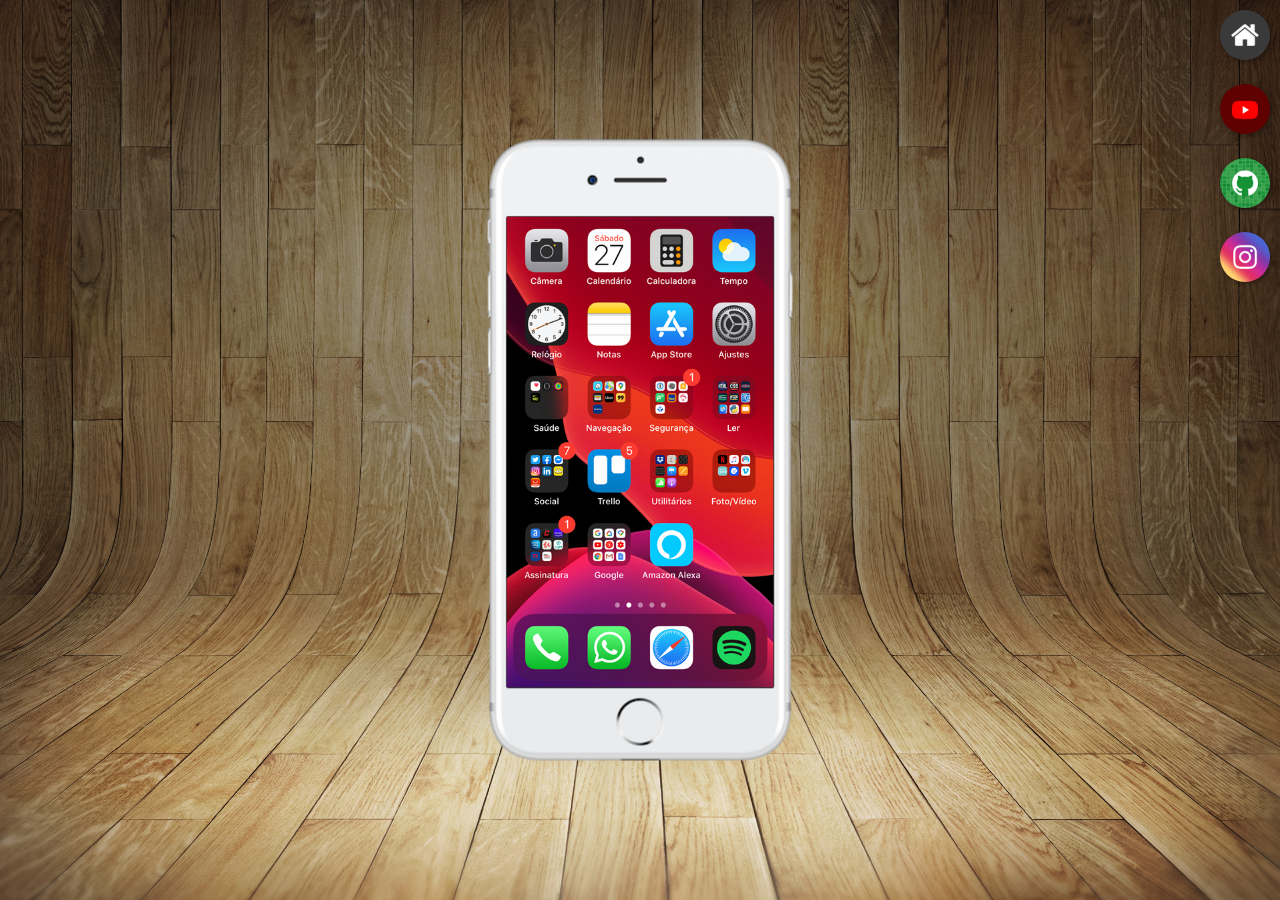
<file: index.html>
<!DOCTYPE html>
<html lang="en">
<head>
    <meta charset="UTF-8">
    <meta name="viewport" content="width=device-width, initial-scale=1.0">
    <title>Projeto Redes Sociais</title>
    <link rel="shortcut icon" href="favicon.ico" type="image/x-icon">
    <link rel="stylesheet" href="estilos/style.css">
</head>
<body>
     <main>
        <section id="telefone">
            <iframe src="home.html" name="tela" id="tela" frameborder="0">
                Seu navegador não é compatível com isso.
            </iframe>
        </section>
        <section id="redes-sociais">
            <a href="home.html" target="tela"><img src="imagens/logo-home.jpg" alt="home"></a> <br>
            <a href="youtube.html" target="tela"><img src="imagens/logo-youtube.jpg" alt="youtube"></a> <br>
            <a href="github.html" target="tela"><img src="imagens/logo-github.jpg" alt="GitHub"></a> <br>
            <a href="instagram.html" target="tela"><img src="imagens/logo-instagram.jpg" alt="Instagram"></a> <br>
        </section>
     </main>
</body>
</html>
</file>
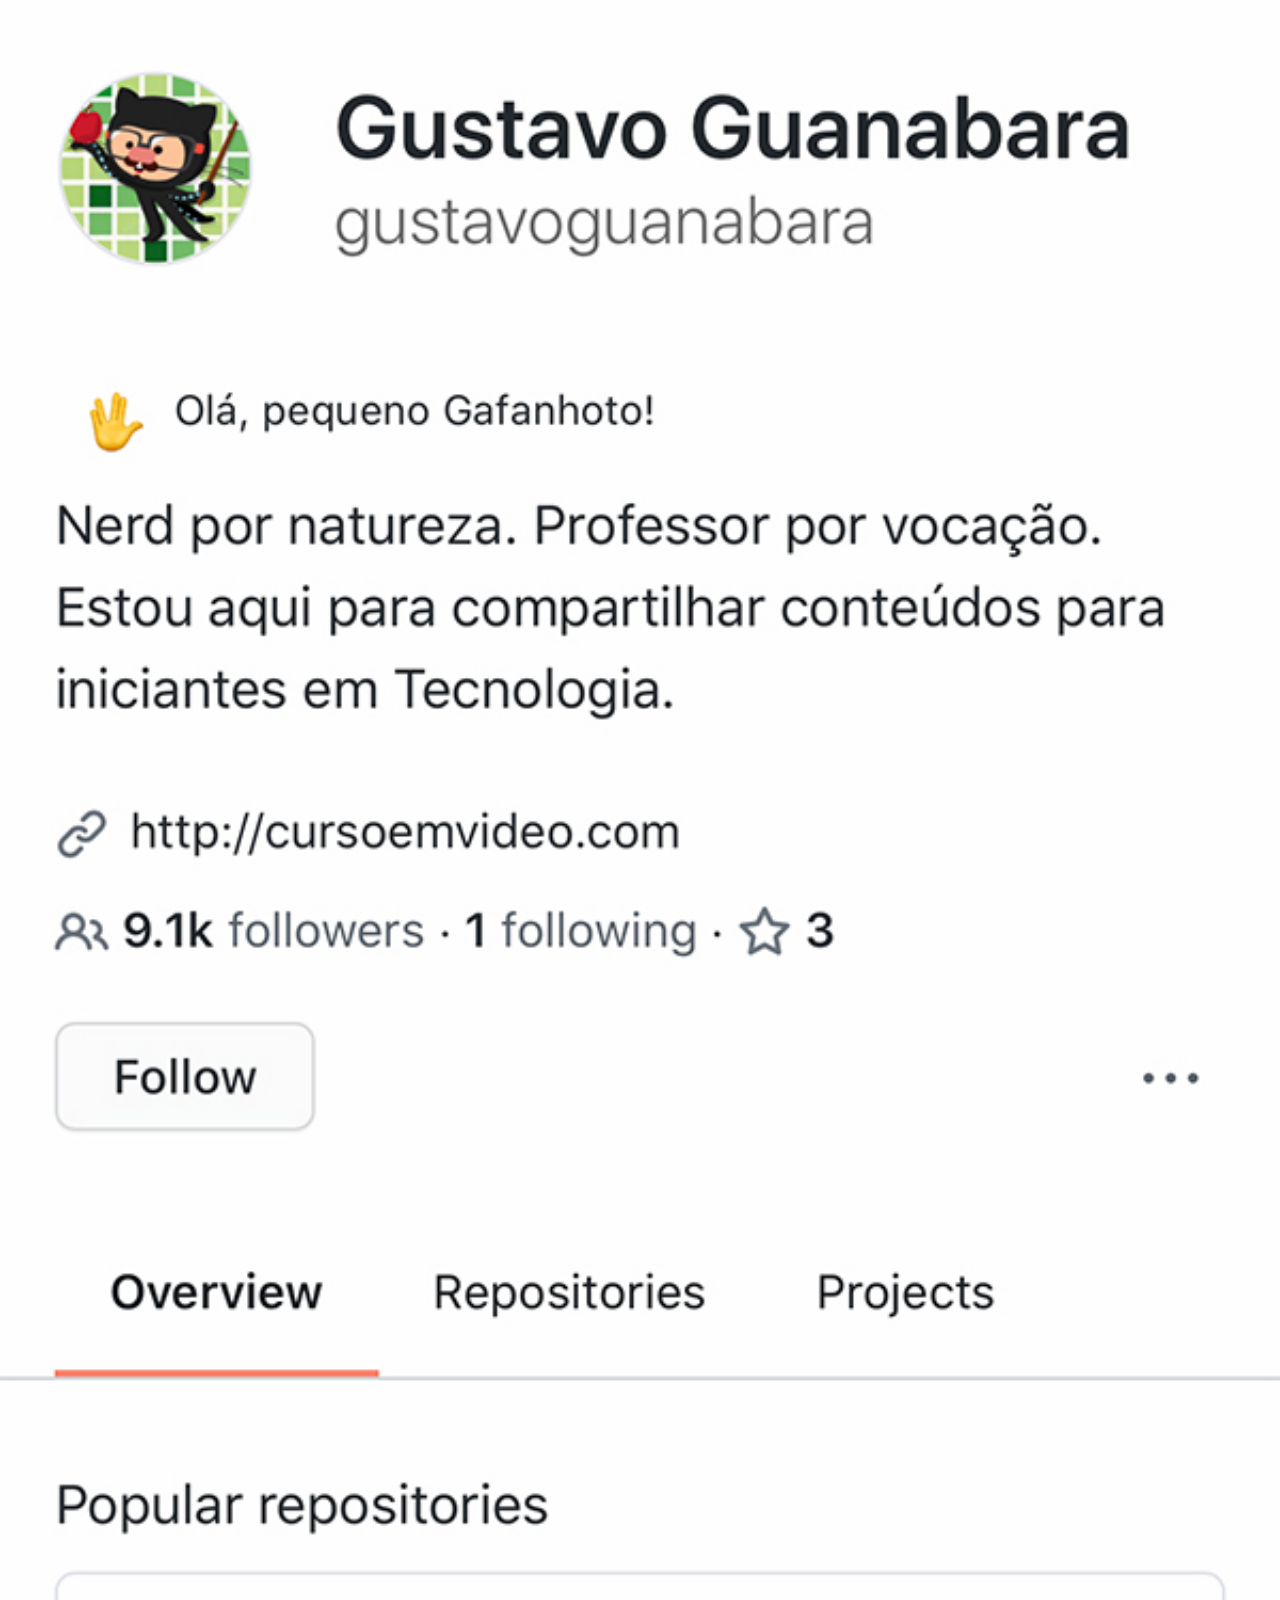
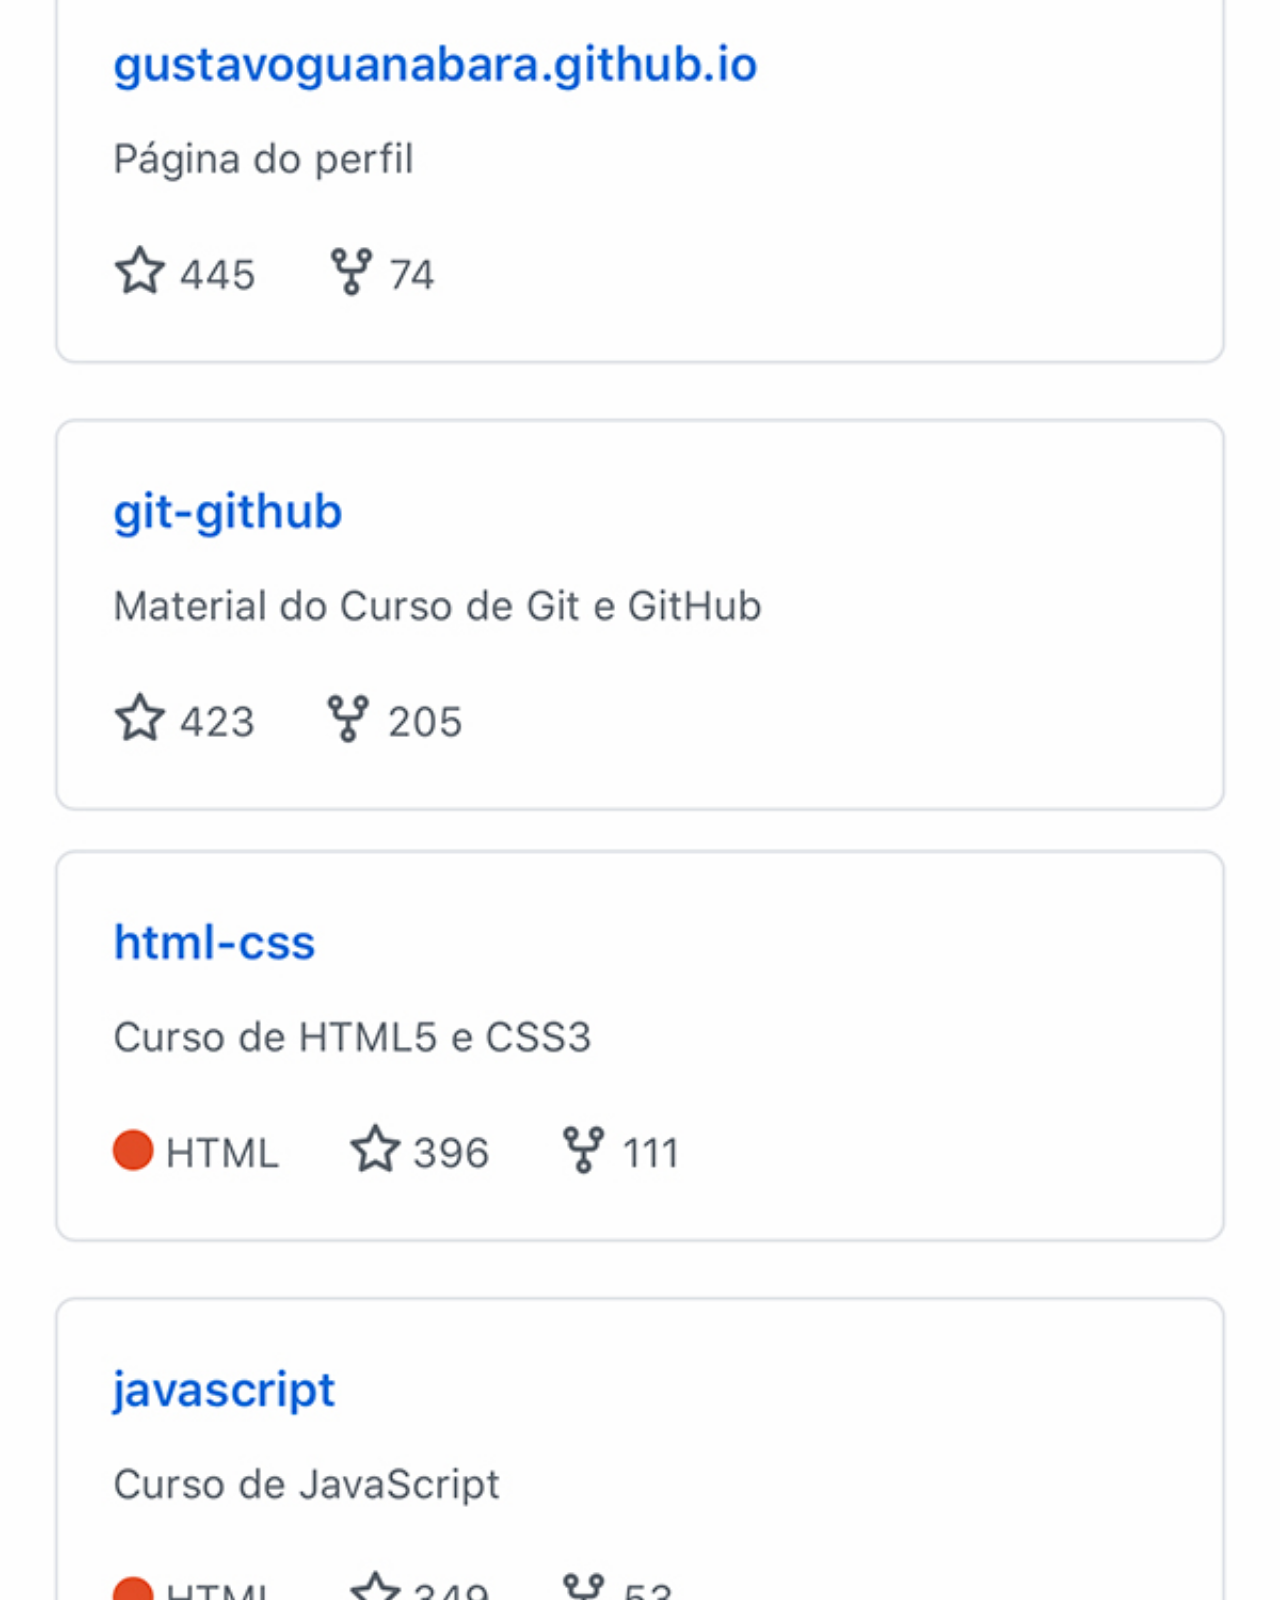
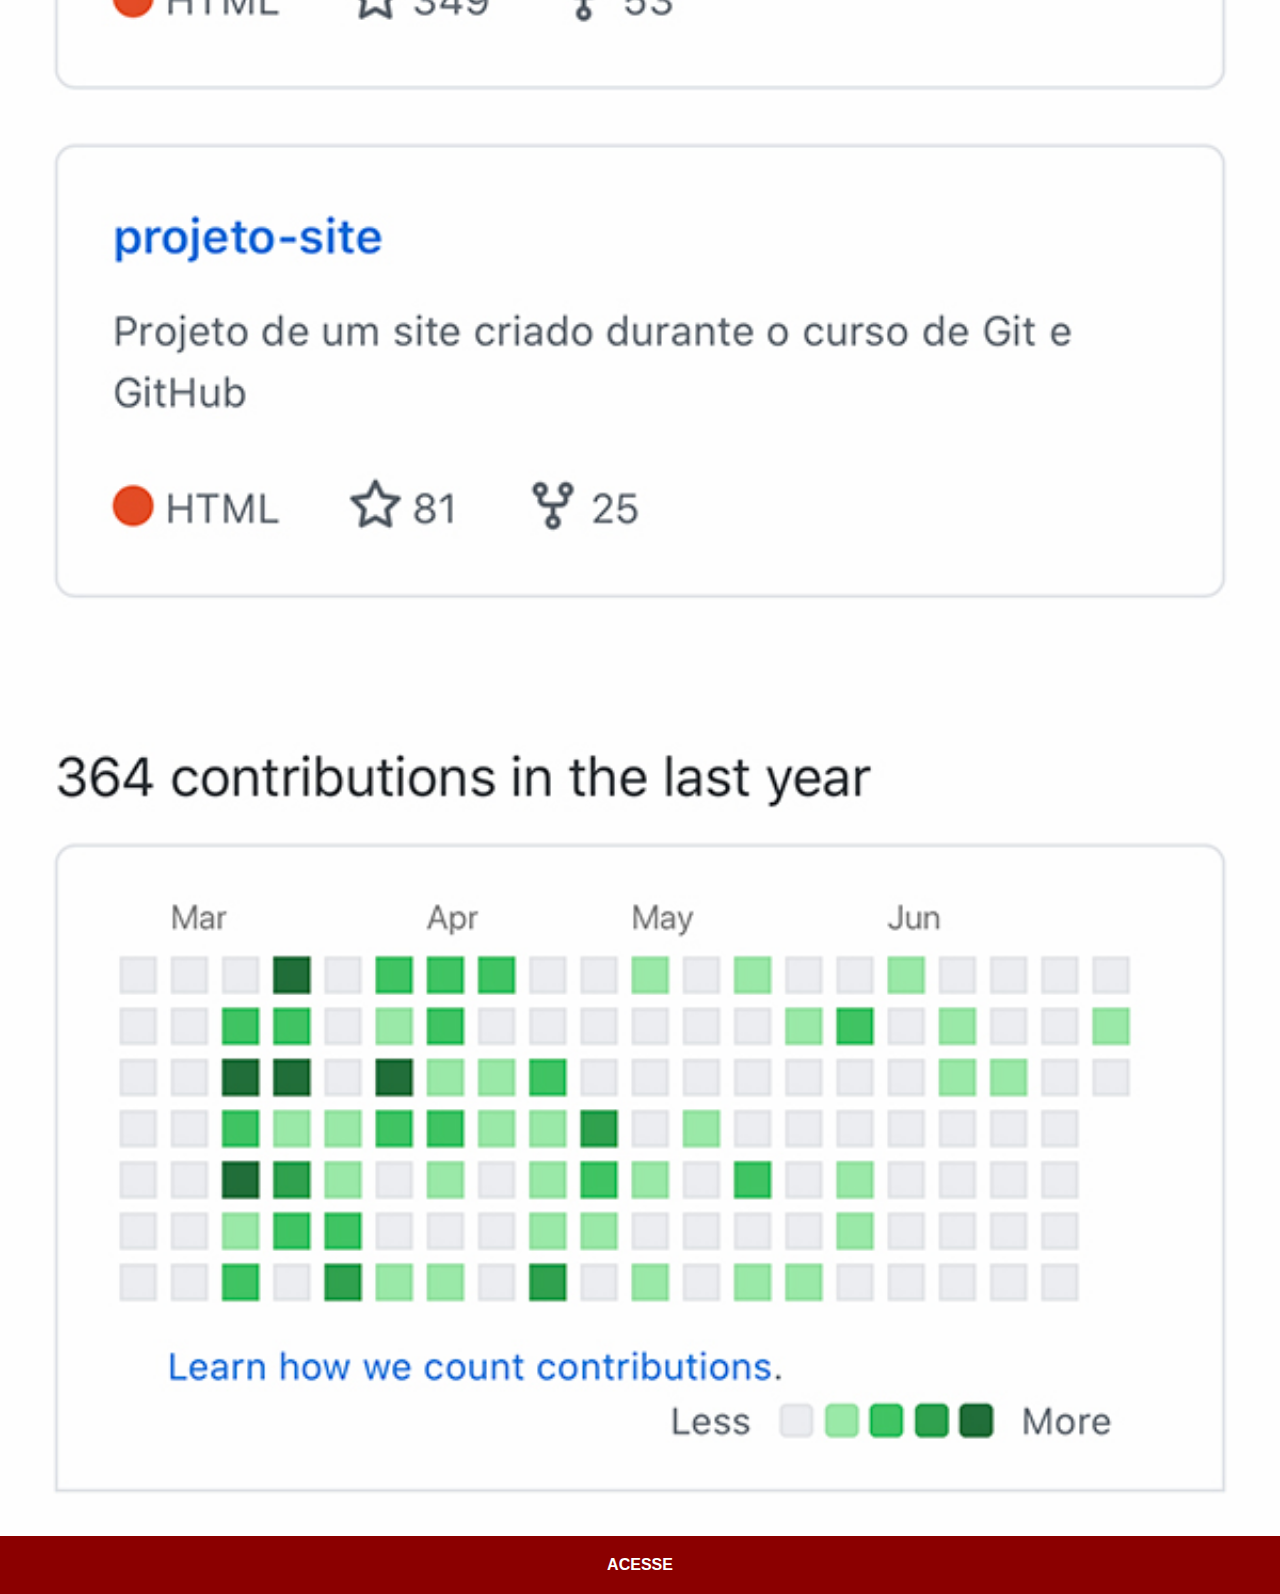
<file: github.html>
<!DOCTYPE html>
<html lang="pt-br">
<head>
    <meta charset="UTF-8">
    <meta name="viewport" content="width=device-width, initial-scale=1.0">
    <title>GitHub</title>
    <link rel="stylesheet" href="estilos/social.css">
</head>
<body>
    <img src="imagens/tela-github.jpg" alt="GitHub">
    <a href="https://github.com/gustavoguanabara/" target="_blank">ACESSE</a>
</body>
</html>
</file>
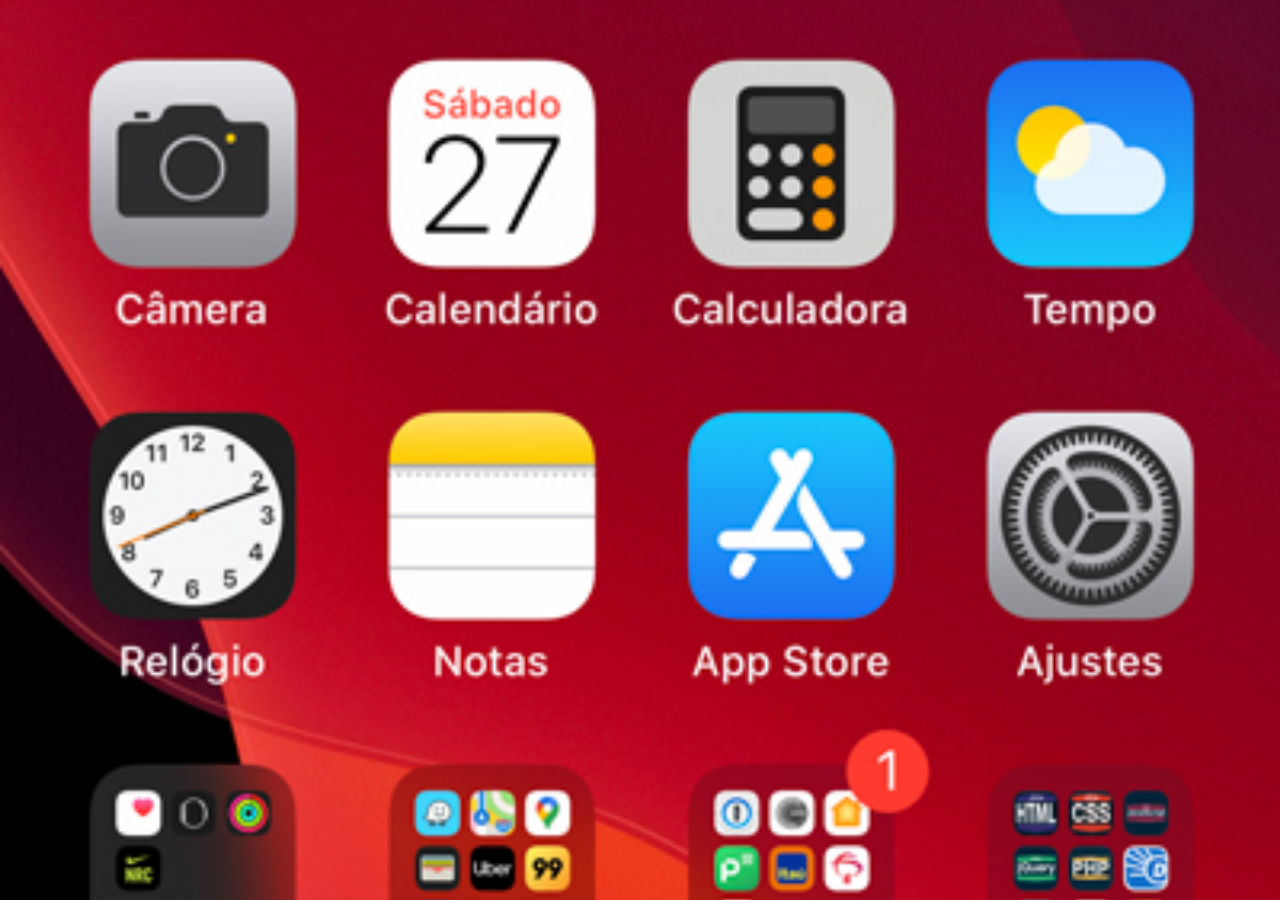
<file: home.html>
<!DOCTYPE html>
<html lang="pt-br">
<head>
    <meta charset="UTF-8">
    <meta name="viewport" content="width=device-width, initial-scale=1.0">
    <title>Home</title>
    <style>
        * {
            padding: 0px;
            margin: 0px;
        }

        body {
            width: 100vw;
            height: 100vh;
            background: #000 url(imagens/tela-home.jpg) no-repeat top center;
            background-size: cover;
        }
    </style>
</head>
<body>
    
</body>
</html>
</file>
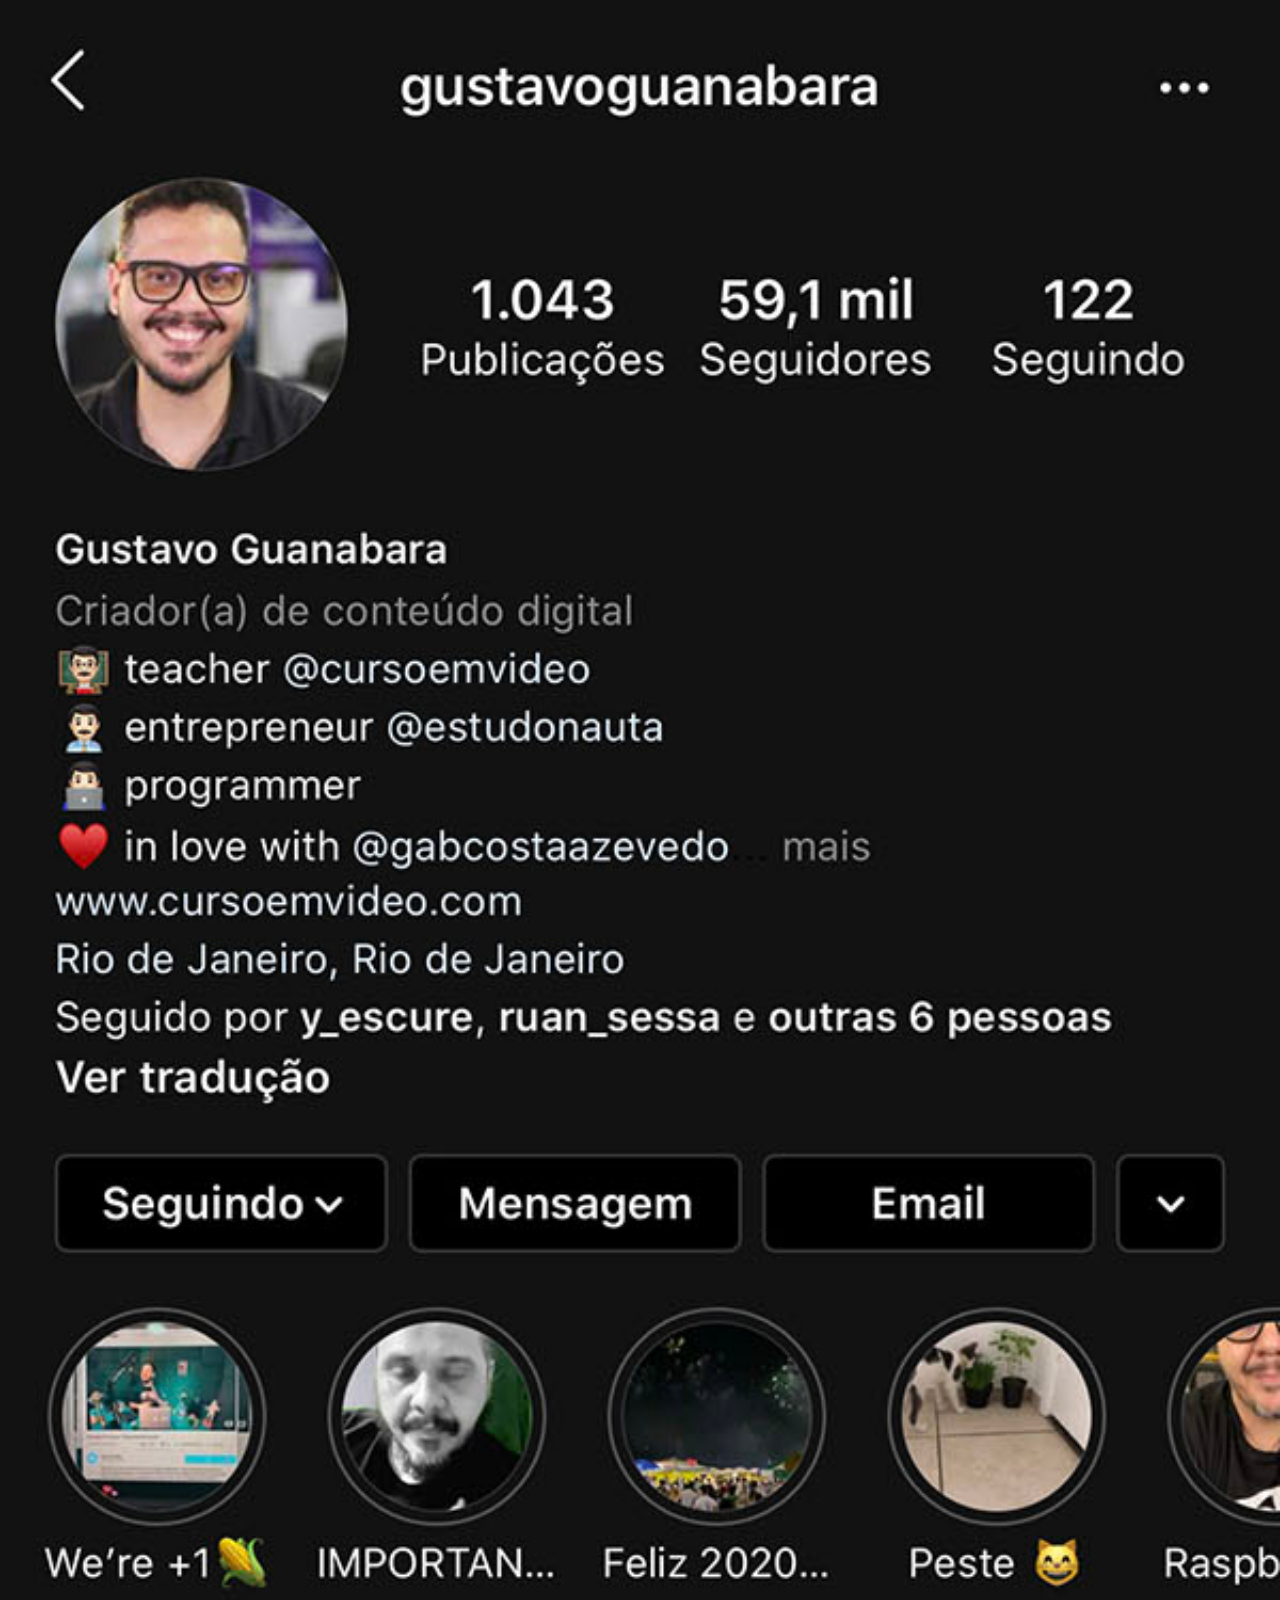
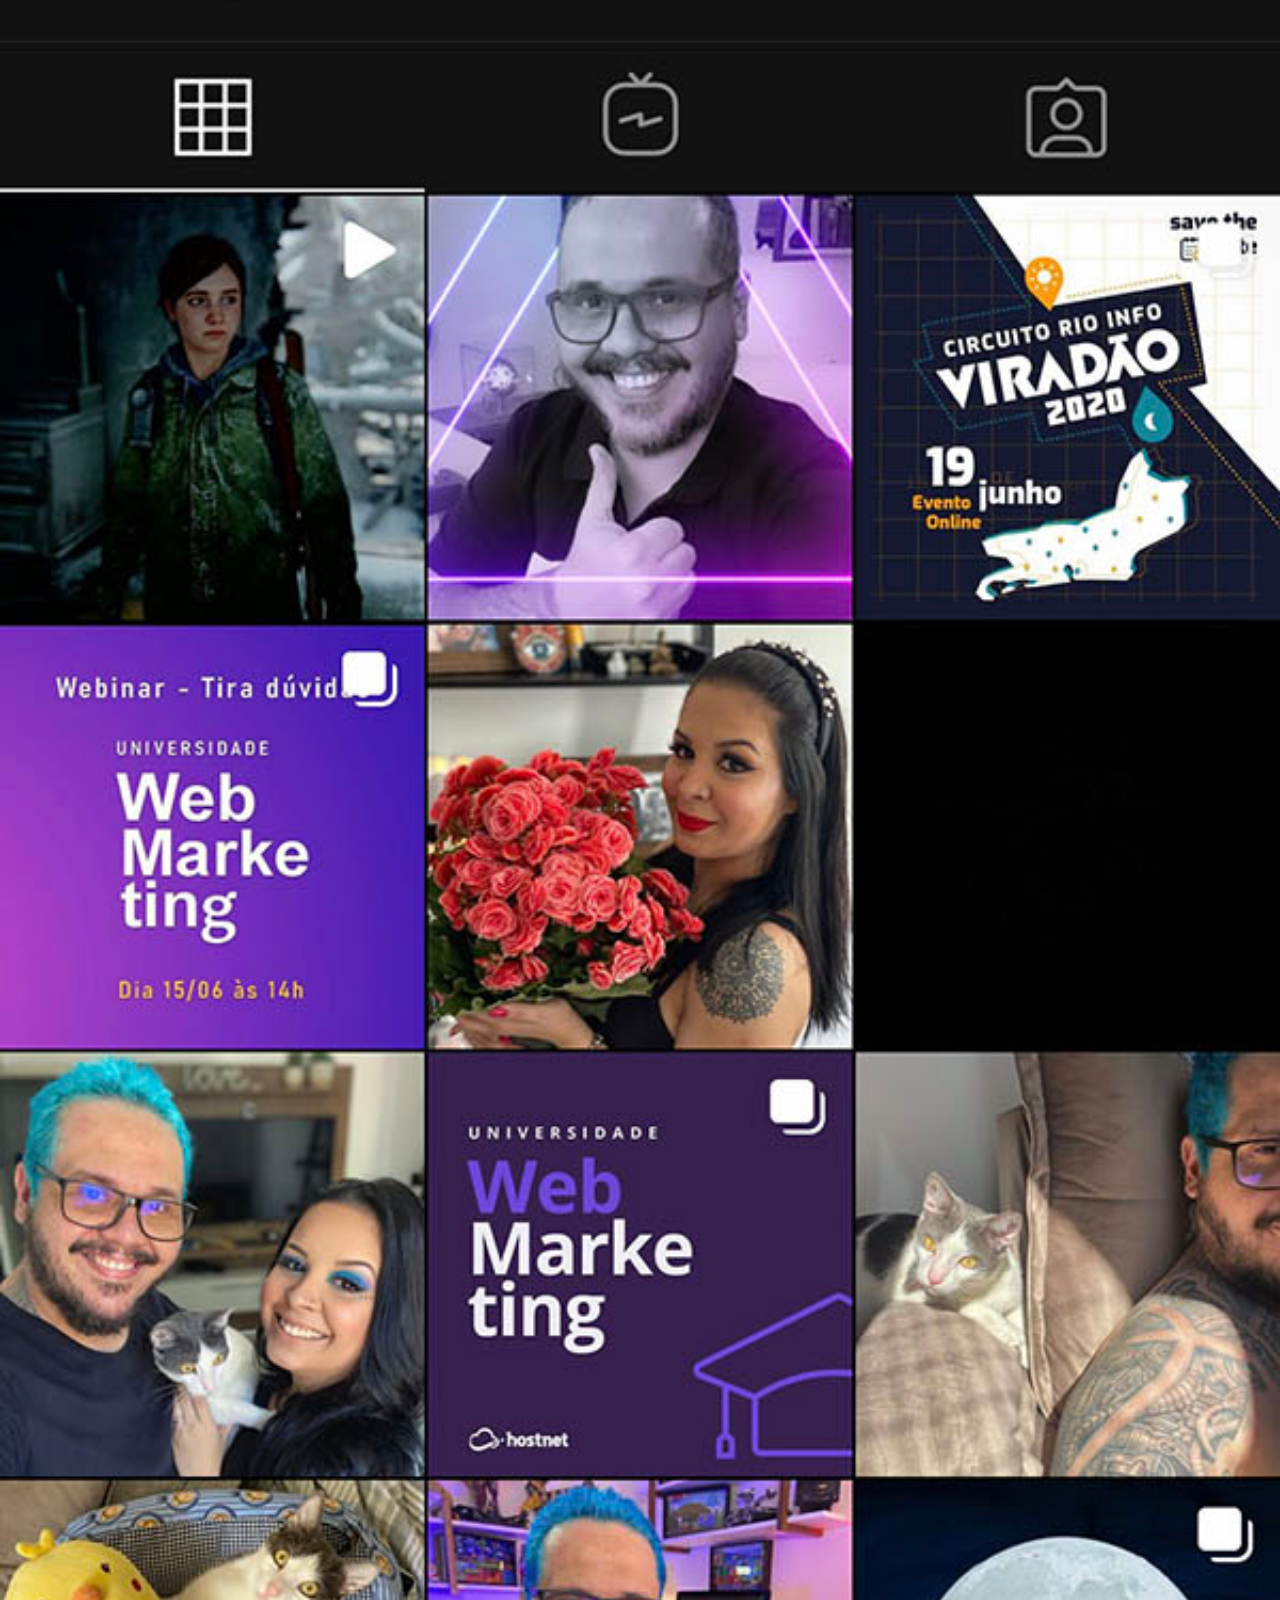
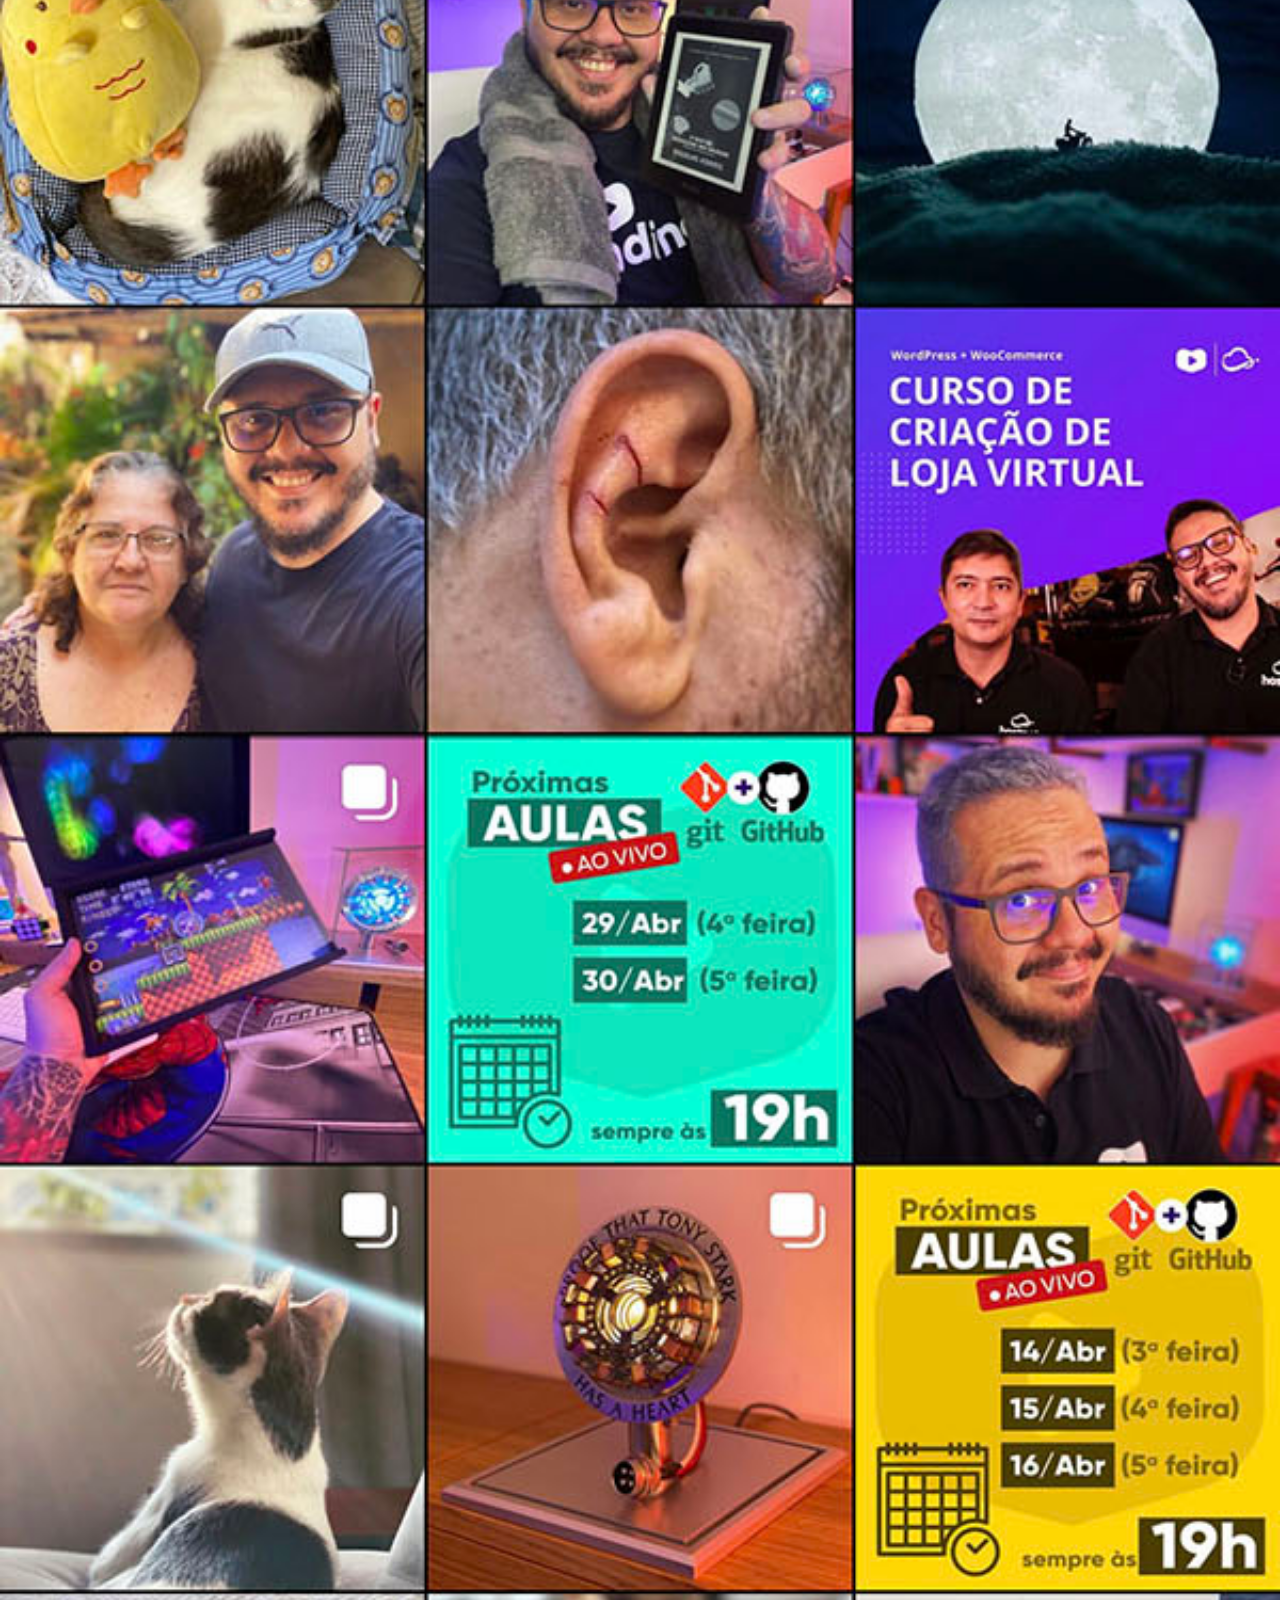
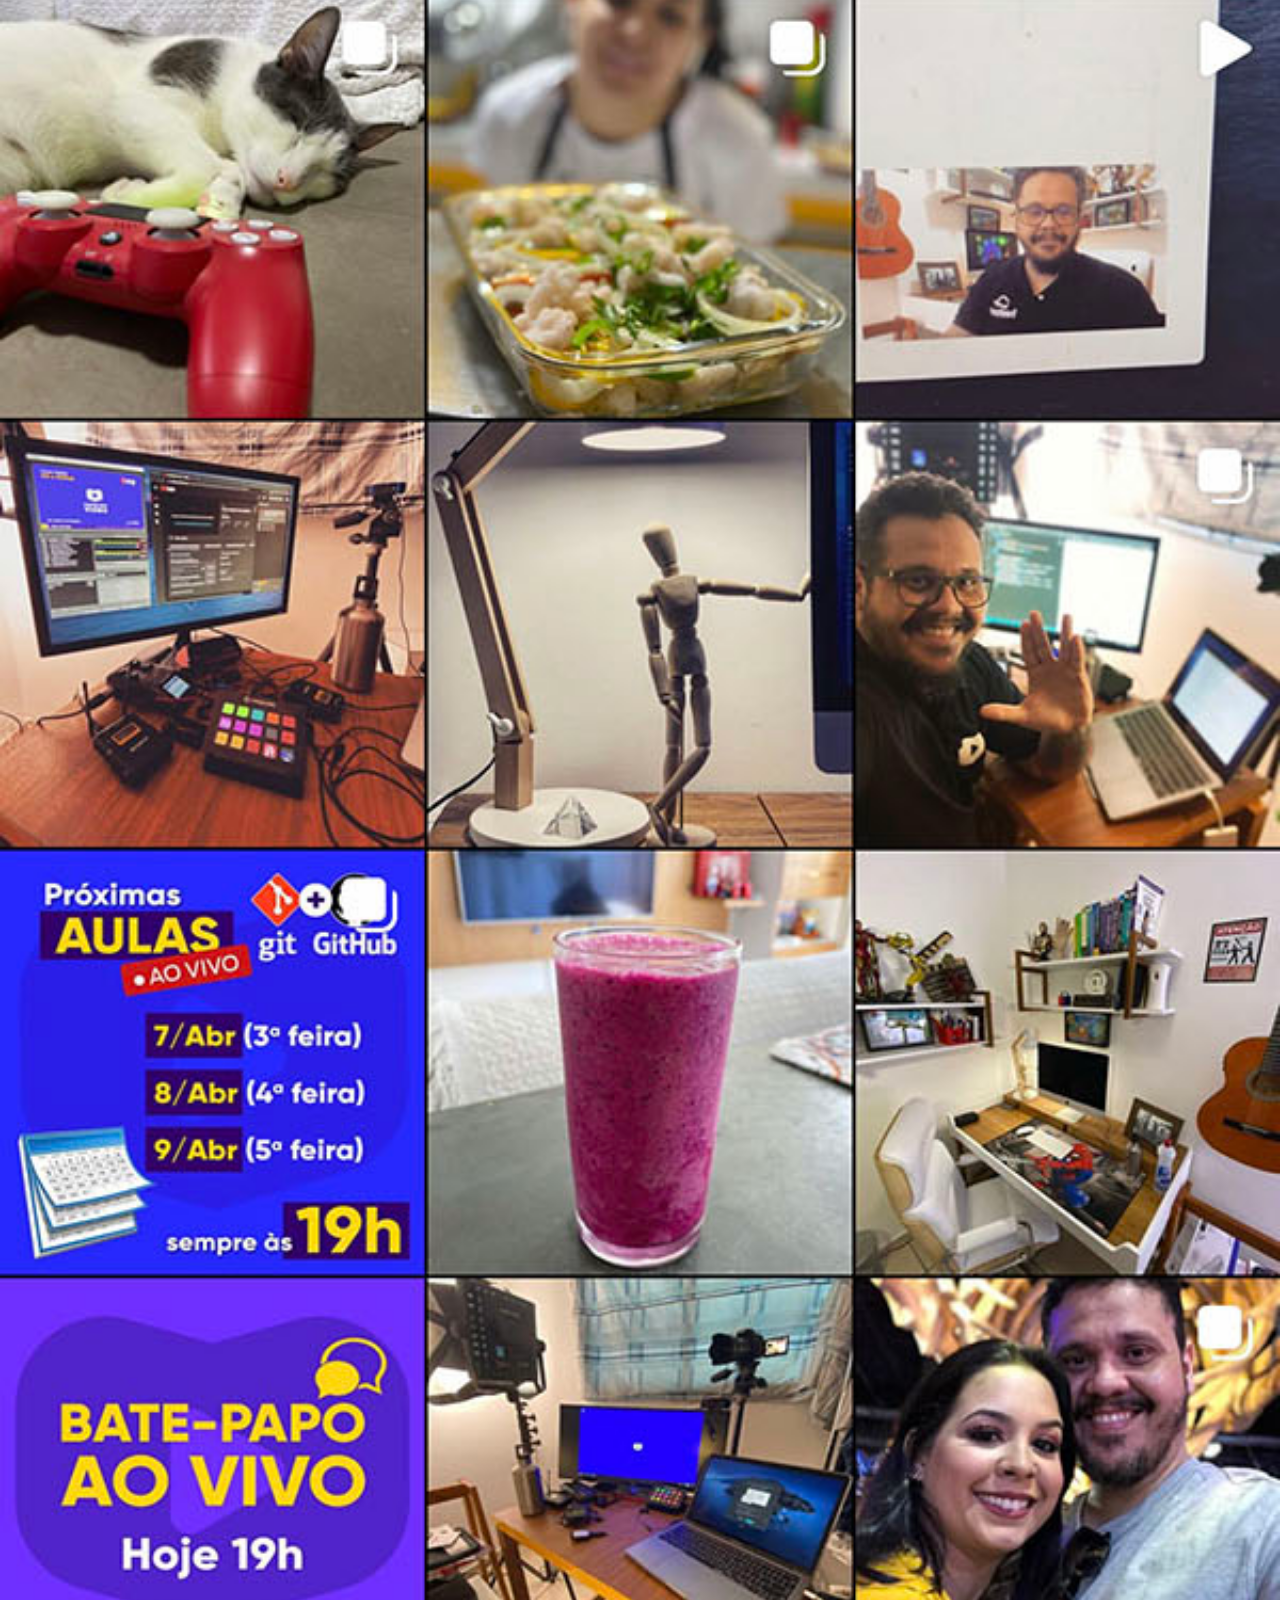
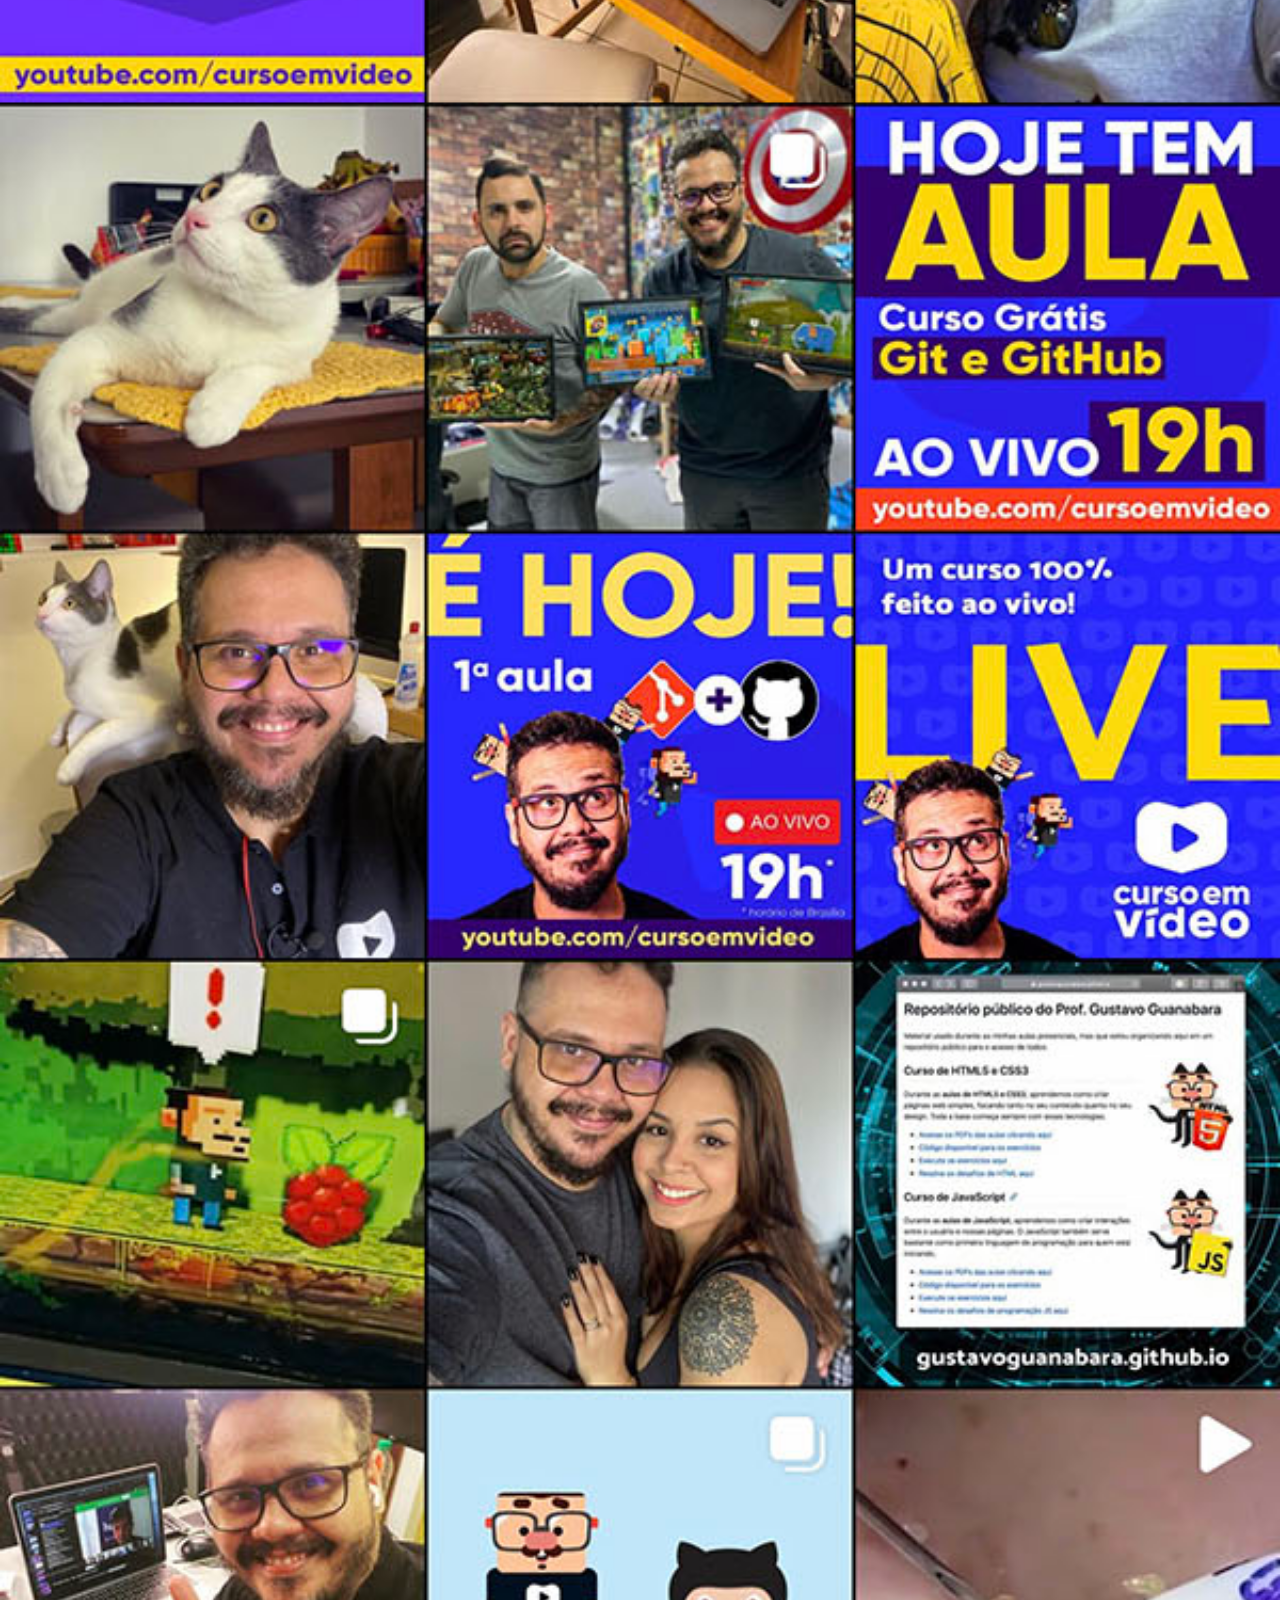
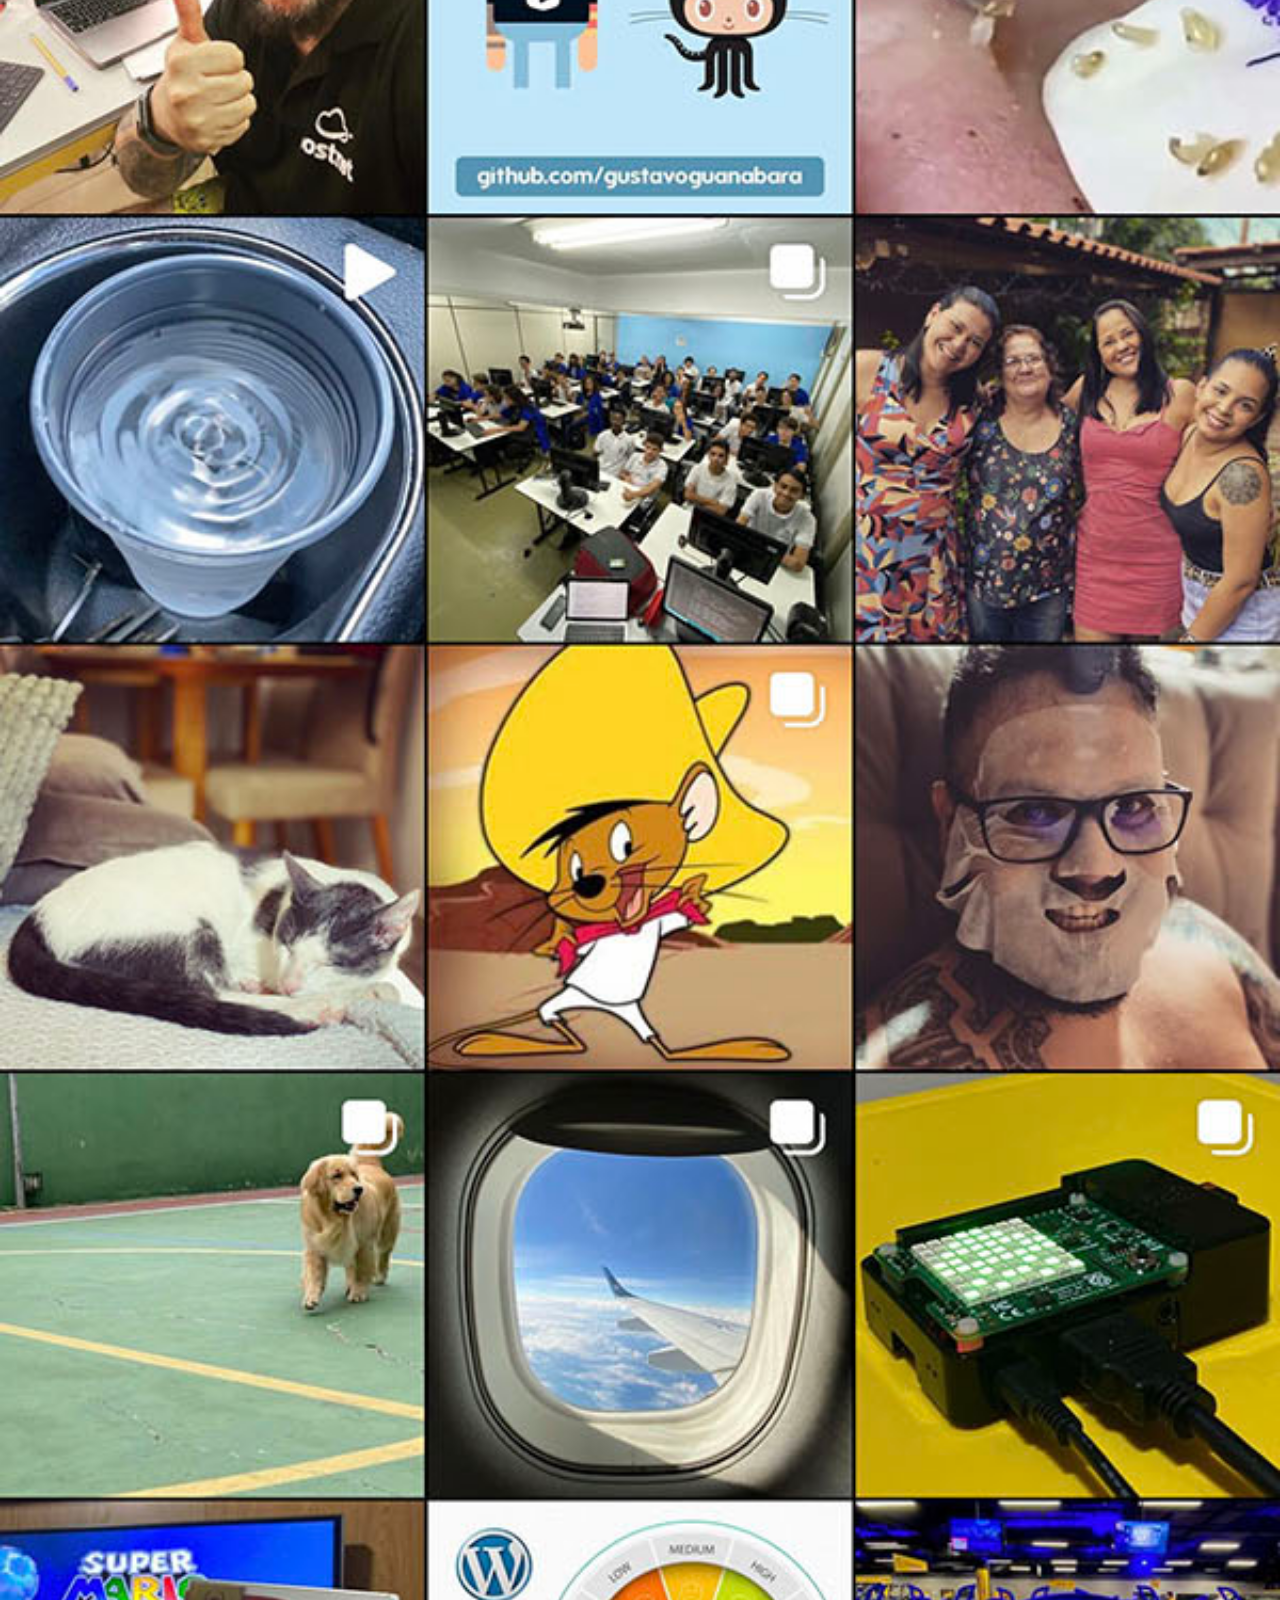
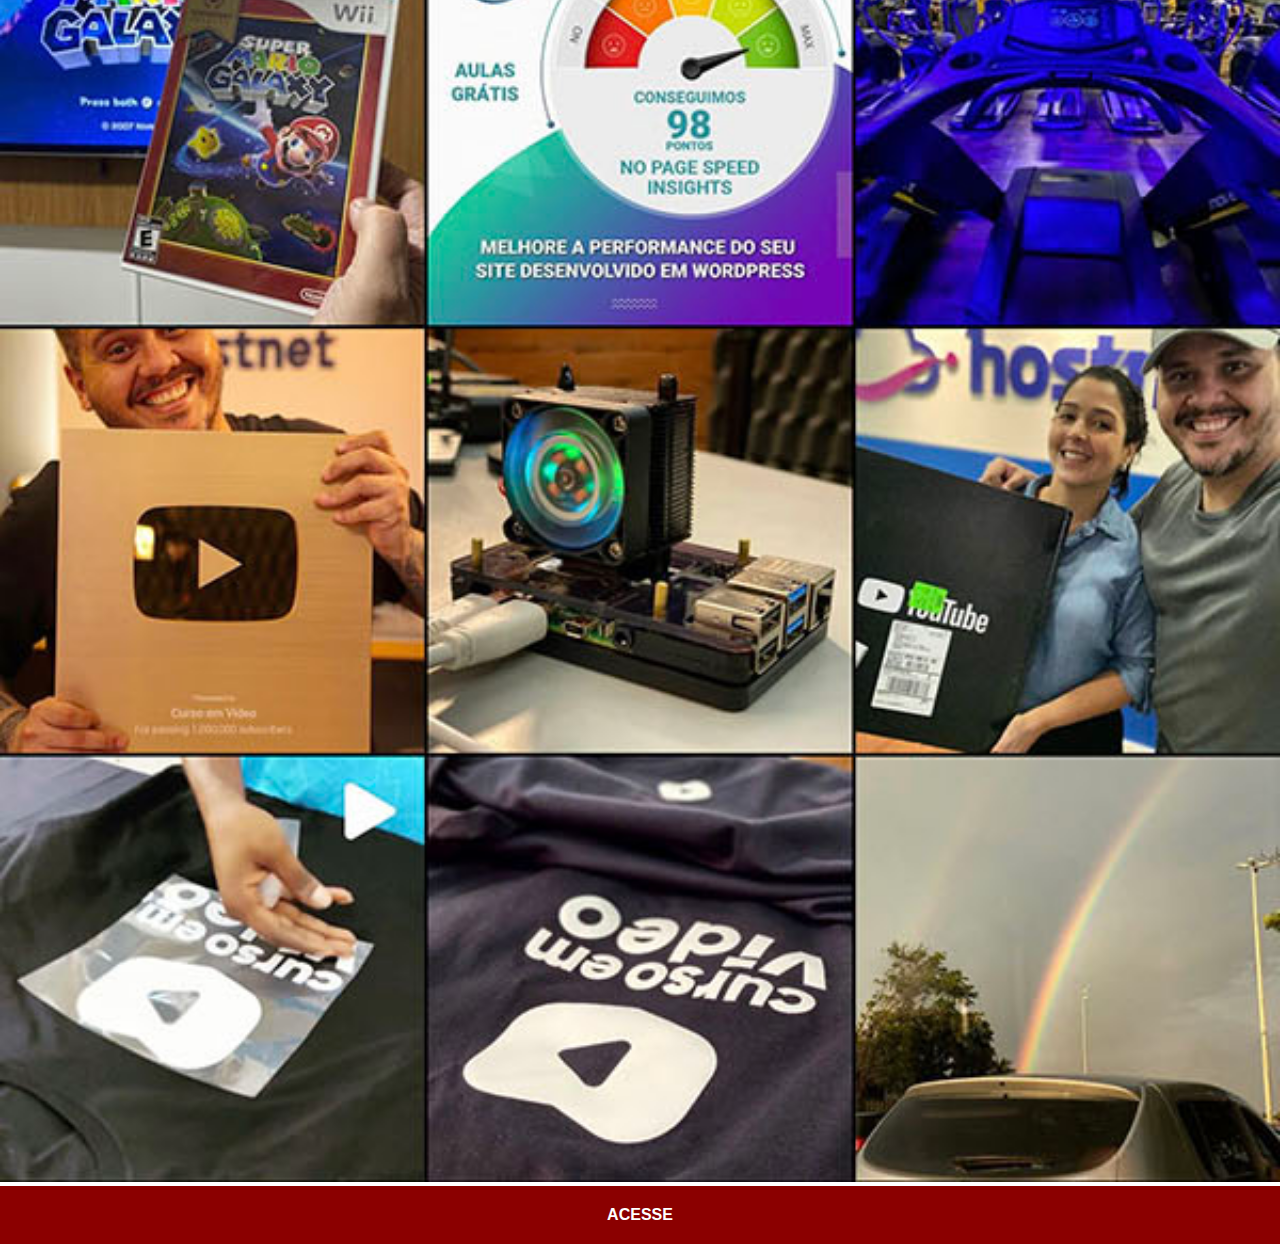
<file: instagram.html>
<!DOCTYPE html>
<html lang="pt-br">
<head>
    <meta charset="UTF-8">
    <meta name="viewport" content="width=device-width, initial-scale=1.0">
    <title>Instagram</title>
    <link rel="stylesheet" href="estilos/social.css">
</head>
<body>
    <img src="imagens/tela-instagram.jpg" alt="Instagram">
    <a href="https://www.instagram.com/gustavoguanabara" target="_blank">ACESSE</a>
</body>
</html>
</file>
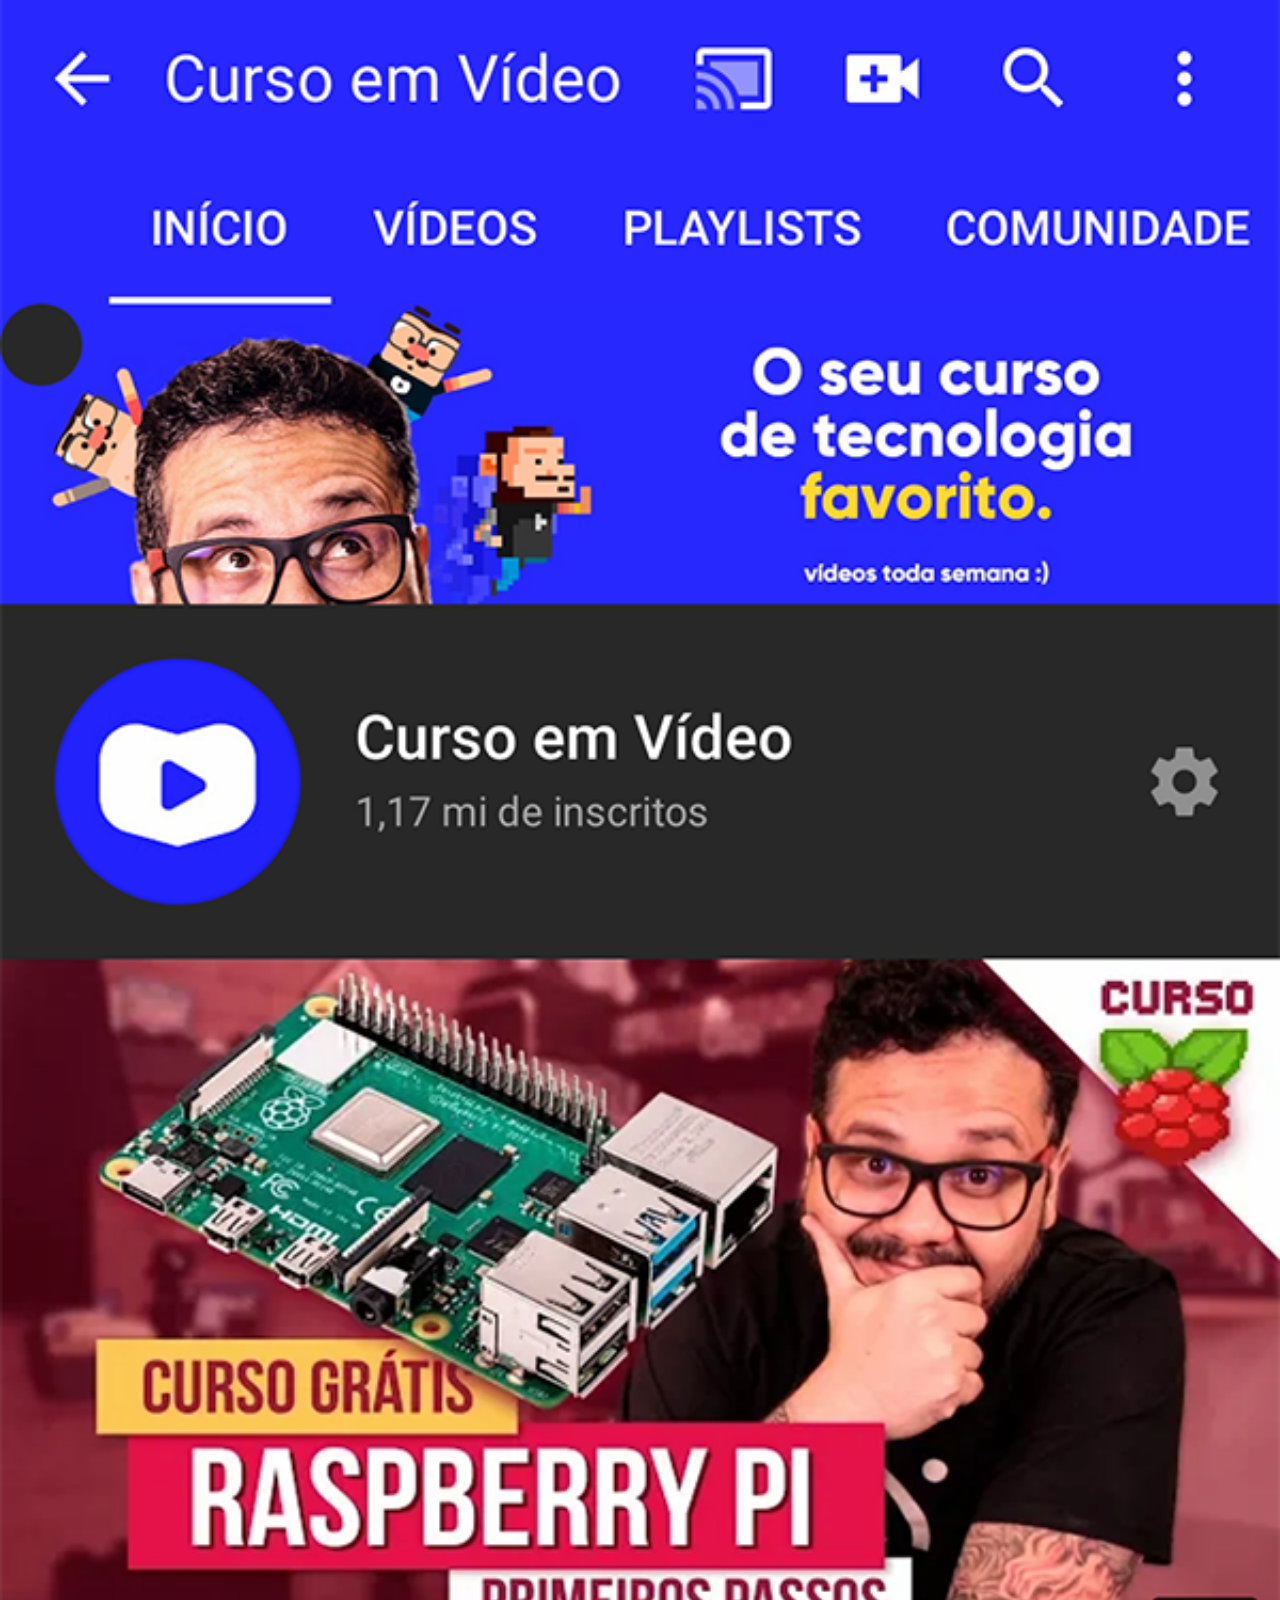
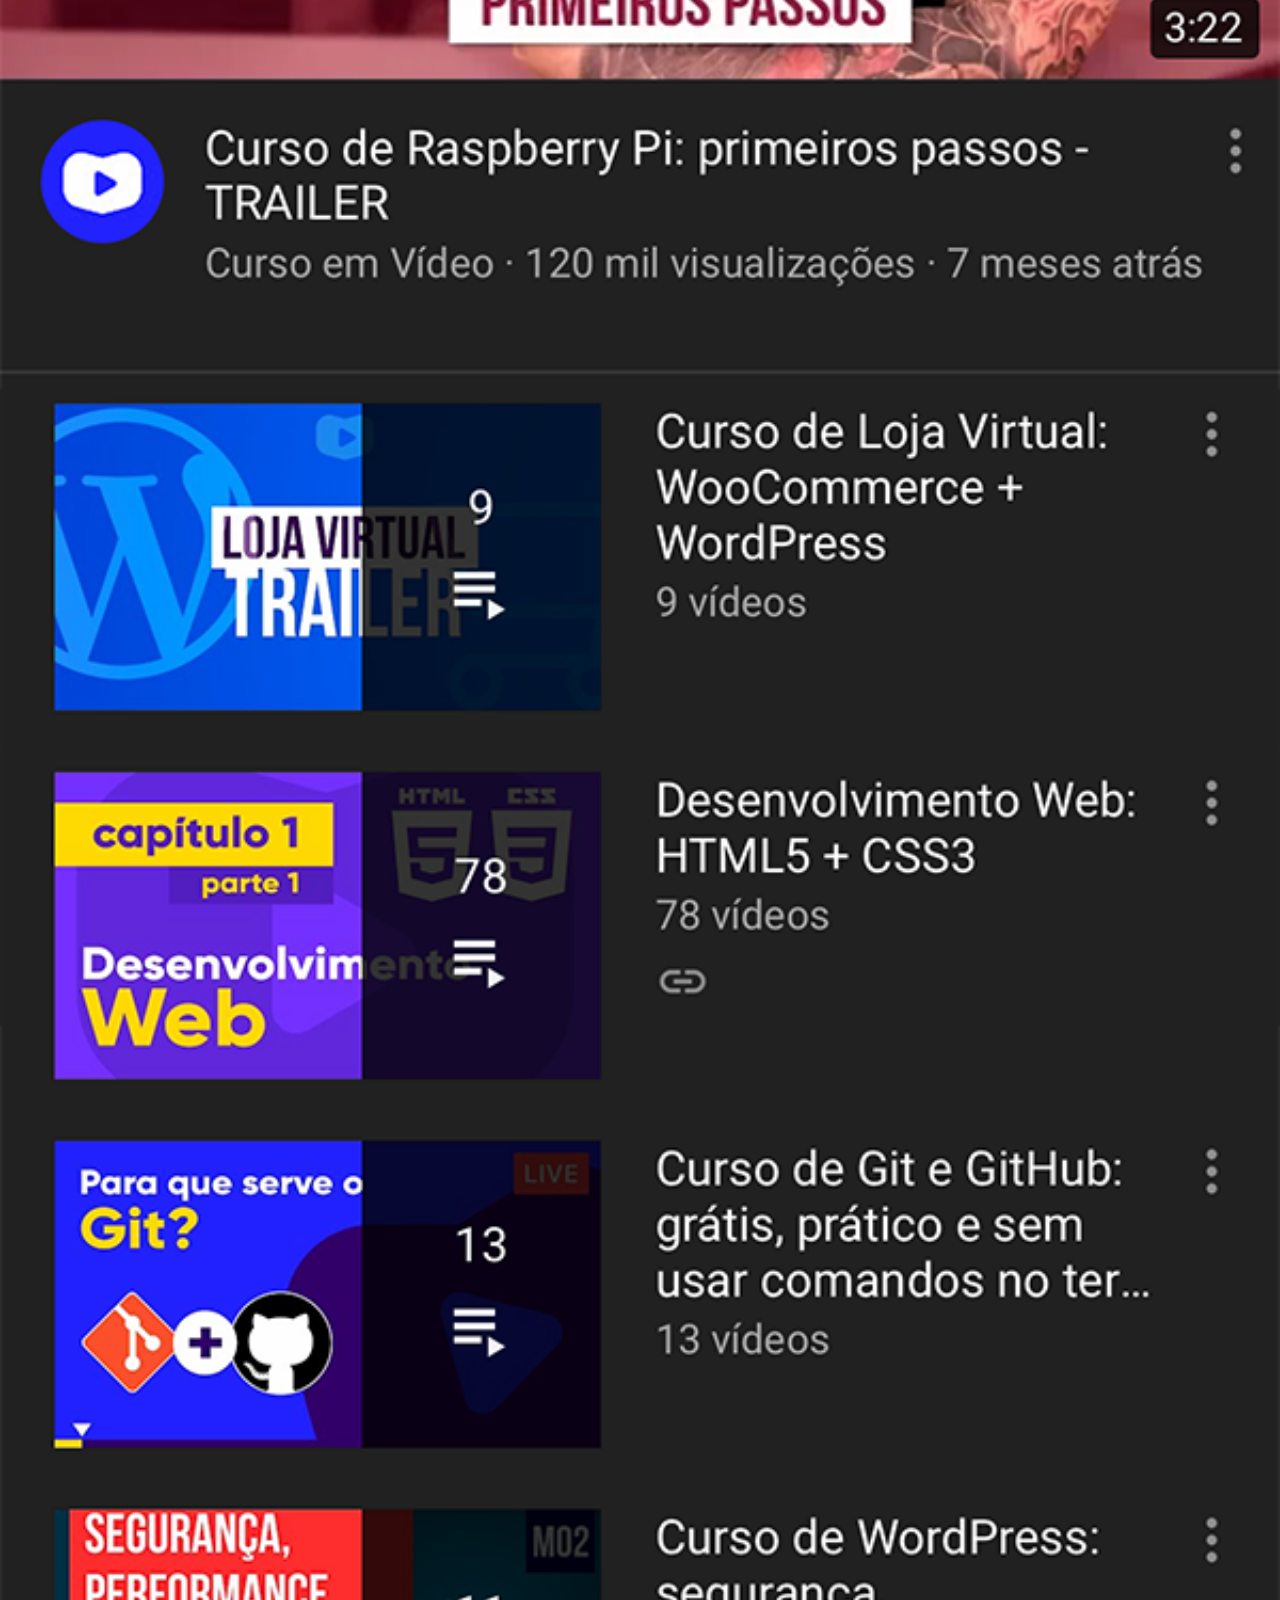
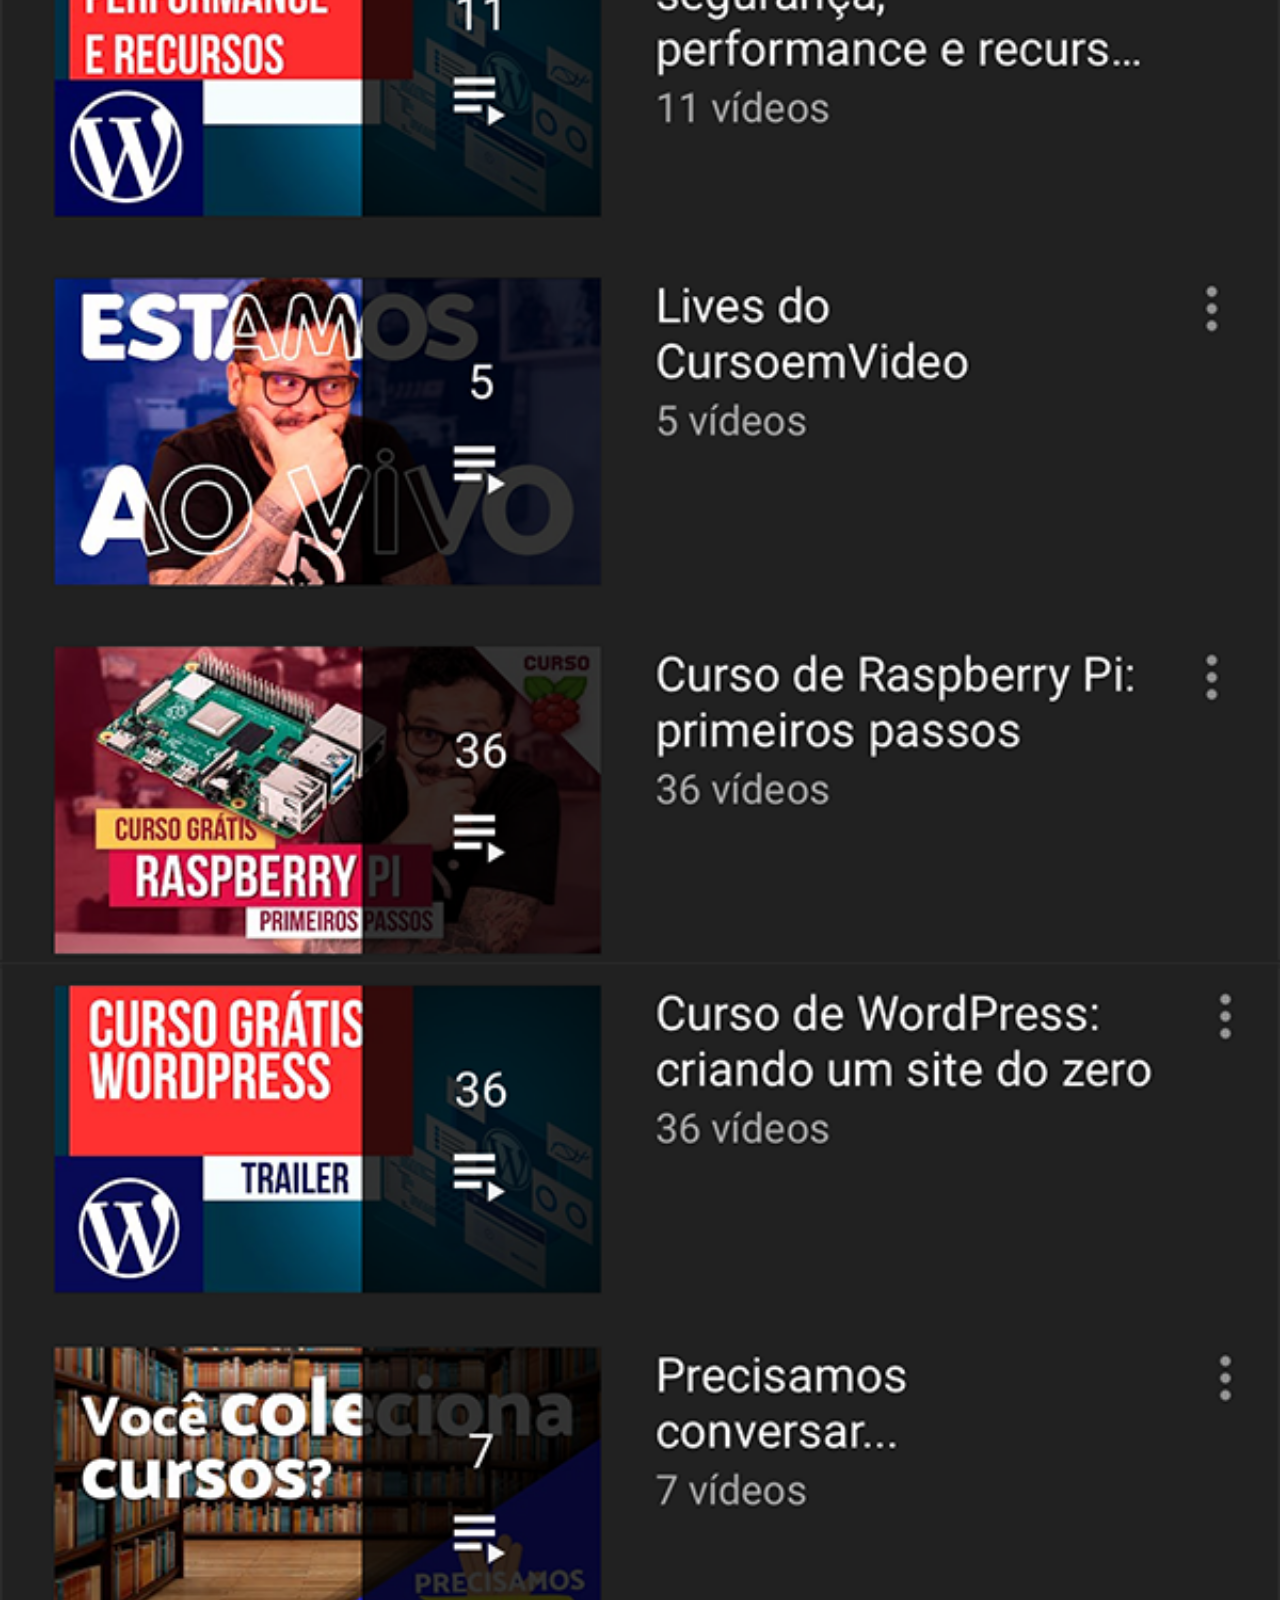
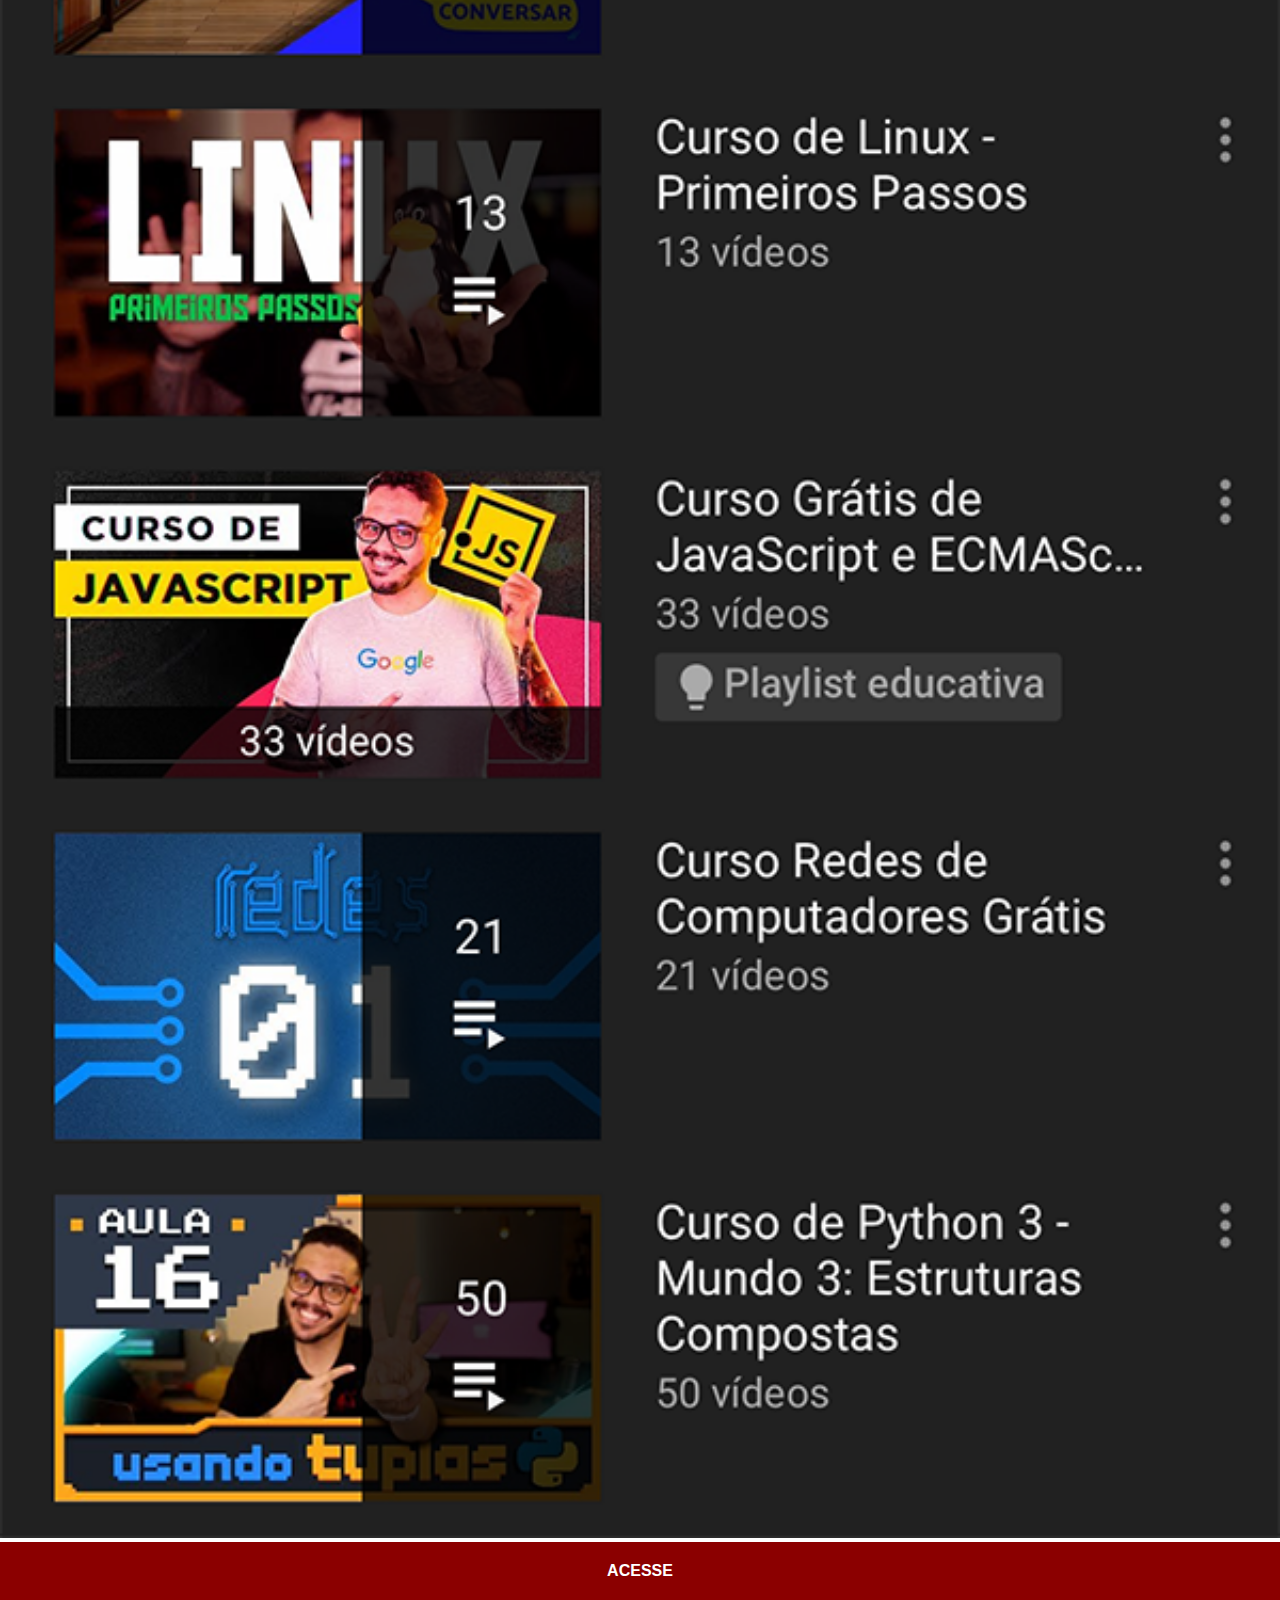
<file: youtube.html>
<!DOCTYPE html>
<html lang="pt-br">
<head>
    <meta charset="UTF-8">
    <meta name="viewport" content="width=device-width, initial-scale=1.0">
    <title>Youtube</title>
    <link rel="stylesheet" href="estilos/social.css">
    <style>

    </style>
</head>
<body>
    <img src="imagens/tela-youtube.png" alt="Tela do YouTube">
    <a href="https://www.youtube.com/c/CursoemV%C3%ADdeo" target="_blank">ACESSE</a>
</body>
</html>
</file>
<file: estilos/style.css>
@charset "UTF-8";

* {
    margin: 0px;
    padding: 0px;
    font-family: Arial, Helvetica, sans-serif;
}

html, body {
    height: 100vh;
    width: 100vw;
    background-color: #000;
}

body {
    background: url(../imagens/fundo-madeira.jpg) no-repeat top center;
    background-size: cover;
    background-attachment: fixed;
}

main {
    position: relative;
    height: 100vh;
}

#telefone {
    position: absolute;
    top: 50%;
    left: 50%;

    transform: translate(-50%, -50%);

    height: 627px;
    width: 311px;
    
    background: url(../imagens/frame-iphone.png) no-repeat;
}

#tela {
    position: relative;
    top: 80px;
    left: 22px;
    width: 267px;
    height: 471px;
}

#redes-sociais {
    text-align: right;
}

#redes-sociais img {
    width: 50px;
    height: 50px;
    margin: 10px;
    border-radius: 50%;
    box-shadow: 2px 2px 5px #0000005b;
    box-sizing: border-box;
}

#redes-sociais img:hover {
    border: 2px solid #ffffff6e;
    transform: translate(3px, 3px);
    box-shadow: 5px 5px 10px #0000005b;
    transition: transform .3s, border .3s;
}
</file>
<file: estilos/social.css>
@charset "UTF-8";


* {
    margin: 0px;
    padding: 0px;
    font-family: Arial, Helvetica, sans-serif;
}

::-webkit-scrollbar {
    width: 0px;
    height: 0px;
}

img {
    width: 100vw;
}

a {
    display: block;
    background-color: darkred;
    padding: 20px;
    text-align: center;
    font-weight: bolder;
    text-decoration: none;
    color: #fff;
}

a:hover {
    background-color: red;
}
</file>
